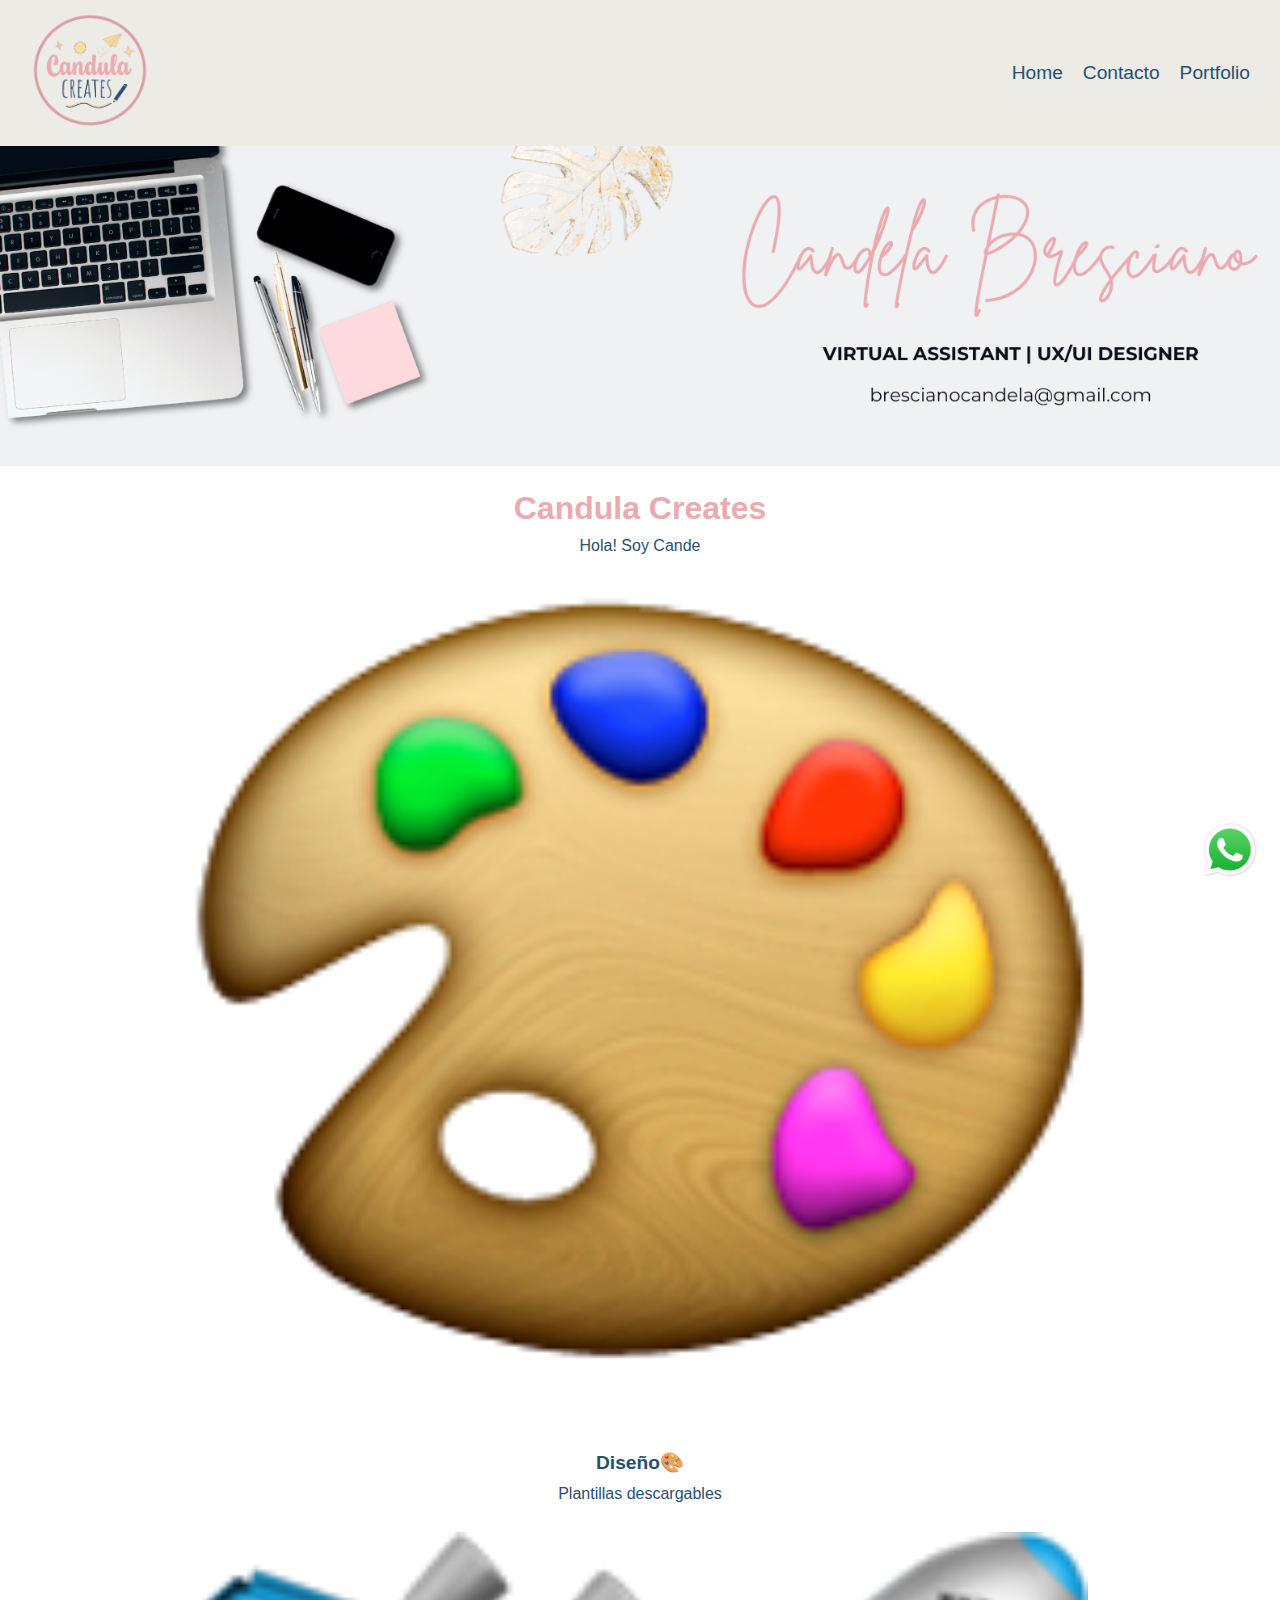
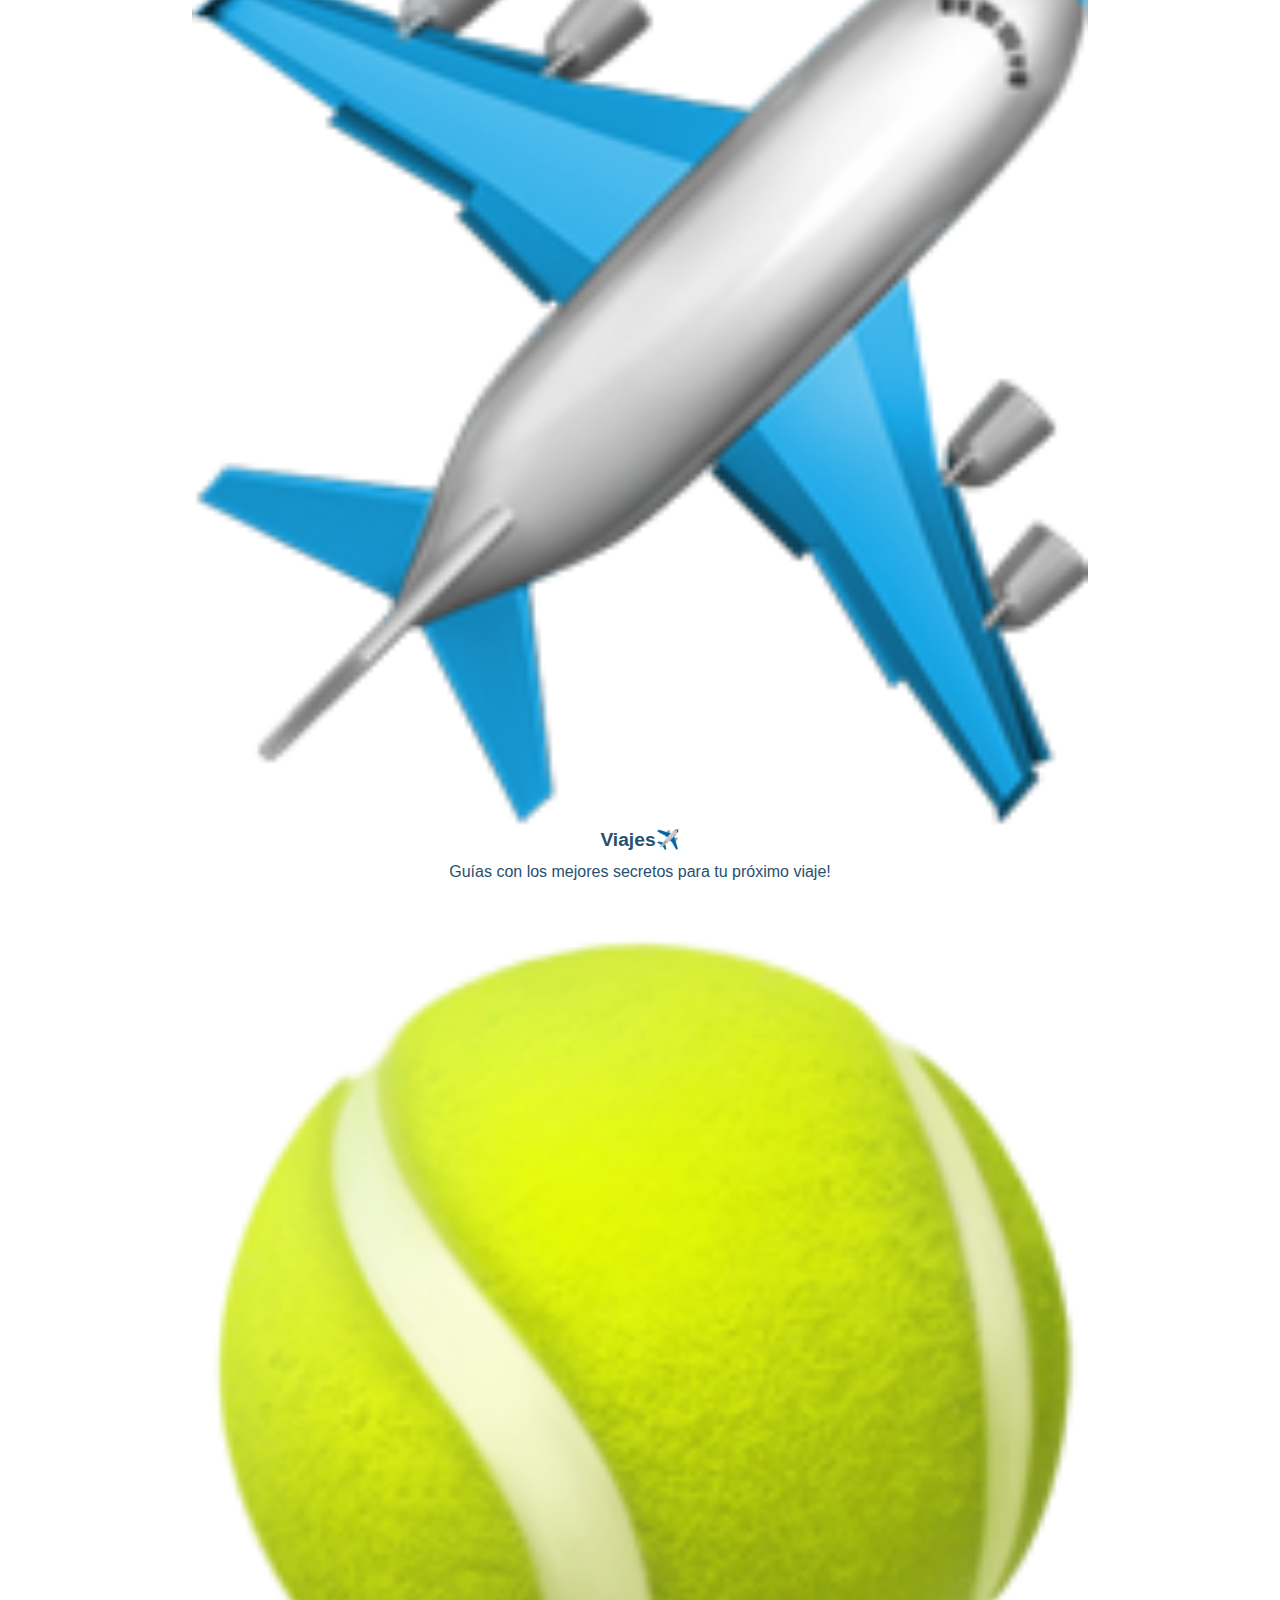
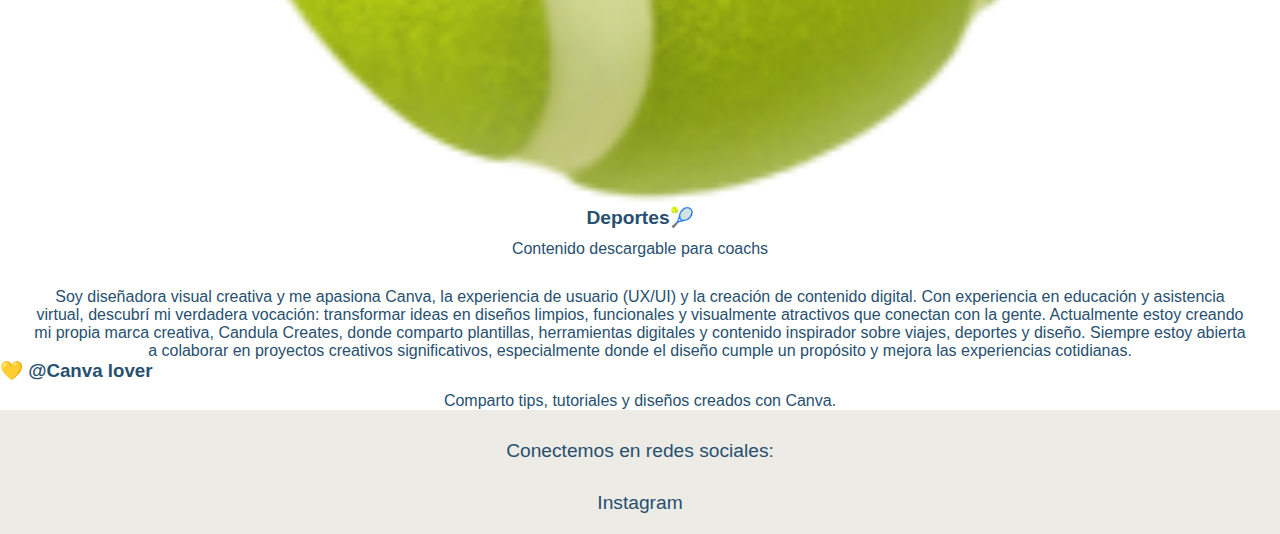
<file: index.html>
<!DOCTYPE html>
<html lang="en">
<head>
    <meta charset="UTF-8">
    <meta name="viewport" content="width=device-width, initial-scale=1.0">
    <title>Candula Creates</title>
    <!-- bs -->
     <link href="https://cdn.jsdelivr.net/npm/bootstrap@5.3.8/dist/css/bootstrap.min.css" rel="stylesheet" integrity="sha384-sRIl4kxILFvY47J16cr9ZwB07vP4J8+LH7qKQnuqkuIAvNWLzeN8tE5YBujZqJLB" crossorigin="anonymous">
    <!-- link css -->
    <link rel="stylesheet" href="./css/main.css">
</head>
<body>
    <!-- Encabezado del sitio -->
    <header>
        <!-- Logo -->
        <a href="#">
            <img class="logo" src="./medios/logocandula.png" alt="Logo Candula Creates">
        </a>

        <!-- Menú de navegación -->
         
        <nav>
            <ul>
                <li><a class="item" href="#">Home</a></li>
                <li><a class="item" href="./page/contacto.html">Contacto</a></li>
                <li><a class="item" href="./page/portfolio.html">Portfolio</a></li>
            </ul>
        </nav>
    </header>

    <!-- Cuerpo principal -->
    <main>
        <!-- Banner de presentación -->
        <section>
            <img class="banner" src="./medios/banner.png" alt="Banner principal">
            <h1 class="titulo">Candula Creates</h1>
            <p>Hola! Soy Cande</p>
        </section>

        <!-- Presentación -->
         <!-- Bs -->
<div class="card-group">
  <div class="card">
    <img src="./medios/diseno.png" class="card-img-top" alt="...">
    <div class="card-body">
      <h2 class="card-title">Diseño🎨</h2>
      <p class="card-text">Plantillas descargables</p>
      <p class="card-text"><small class="text-body-secondary"></small></p>
    </div>
  </div>
  <div class="card">
    <img src="./medios/travel.png" class="card-img-top" alt="...">
    <div class="card-body">
      <h2 class="card-title">Viajes✈️</h2>
      <p>Guías con los mejores secretos para tu próximo viaje!</p>
      <p class="card-text"><small class="text-body-secondary"></small></p>
    </div>
  </div>
  <div class="card">
    <img src="./medios/tennis.png" class="card-img-top" alt="...">
    <div class="card-body">
      <h2 class="card-title">Deportes🎾</h2>
      <p class="card-text">Contenido descargable para coachs</p>
      <p class="card-text"><small class="text-body-secondary"></small></p>
    </div>
  </div>
</div>
         <!-- objetivos -->
<section class="objetivos" >
<p>Soy diseñadora visual creativa y me apasiona Canva, la experiencia de usuario (UX/UI) y la creación de contenido digital. 
Con experiencia en educación y asistencia virtual, descubrí mi verdadera vocación: transformar ideas en diseños limpios, funcionales y visualmente atractivos que conectan con la gente. 
Actualmente estoy creando mi propia marca creativa, Candula Creates, donde comparto plantillas, herramientas digitales y contenido inspirador sobre viajes, deportes y diseño. 
Siempre estoy abierta a colaborar en proyectos creativos significativos, especialmente donde el diseño cumple un propósito y mejora las experiencias cotidianas.</p>

</section>

     <!-- Info sobre Canva -->
        <section>
            <h3>💛 @Canva lover</h3>
            <p>Comparto tips, tutoriales y diseños creados con Canva.</p>
        </section>
    </main>

    <!-- Pie de página -->
    <footer>
        <p>Conectemos en redes sociales:</p>
        <a href="https://wa.me/+543512897486" target="_blank">
            <img class="wsp" src="./medios/WhatsApp.svg.png" alt="WhatsApp">
        </a>
        <a href="https://www.instagram.com/candulacreates" target="_blank" class="btn btn-primary">
        Instagram
        </a>
   
    </footer>
<!-- js bs -->
 <script src="https://cdn.jsdelivr.net/npm/bootstrap@5.3.8/dist/js/bootstrap.bundle.min.js" integrity="sha384-FKyoEForCGlyvwx9Hj09JcYn3nv7wiPVlz7YYwJrWVcXK/BmnVDxM+D2scQbITxI" crossorigin="anonymous"></script>
</body>
</html>
</file>
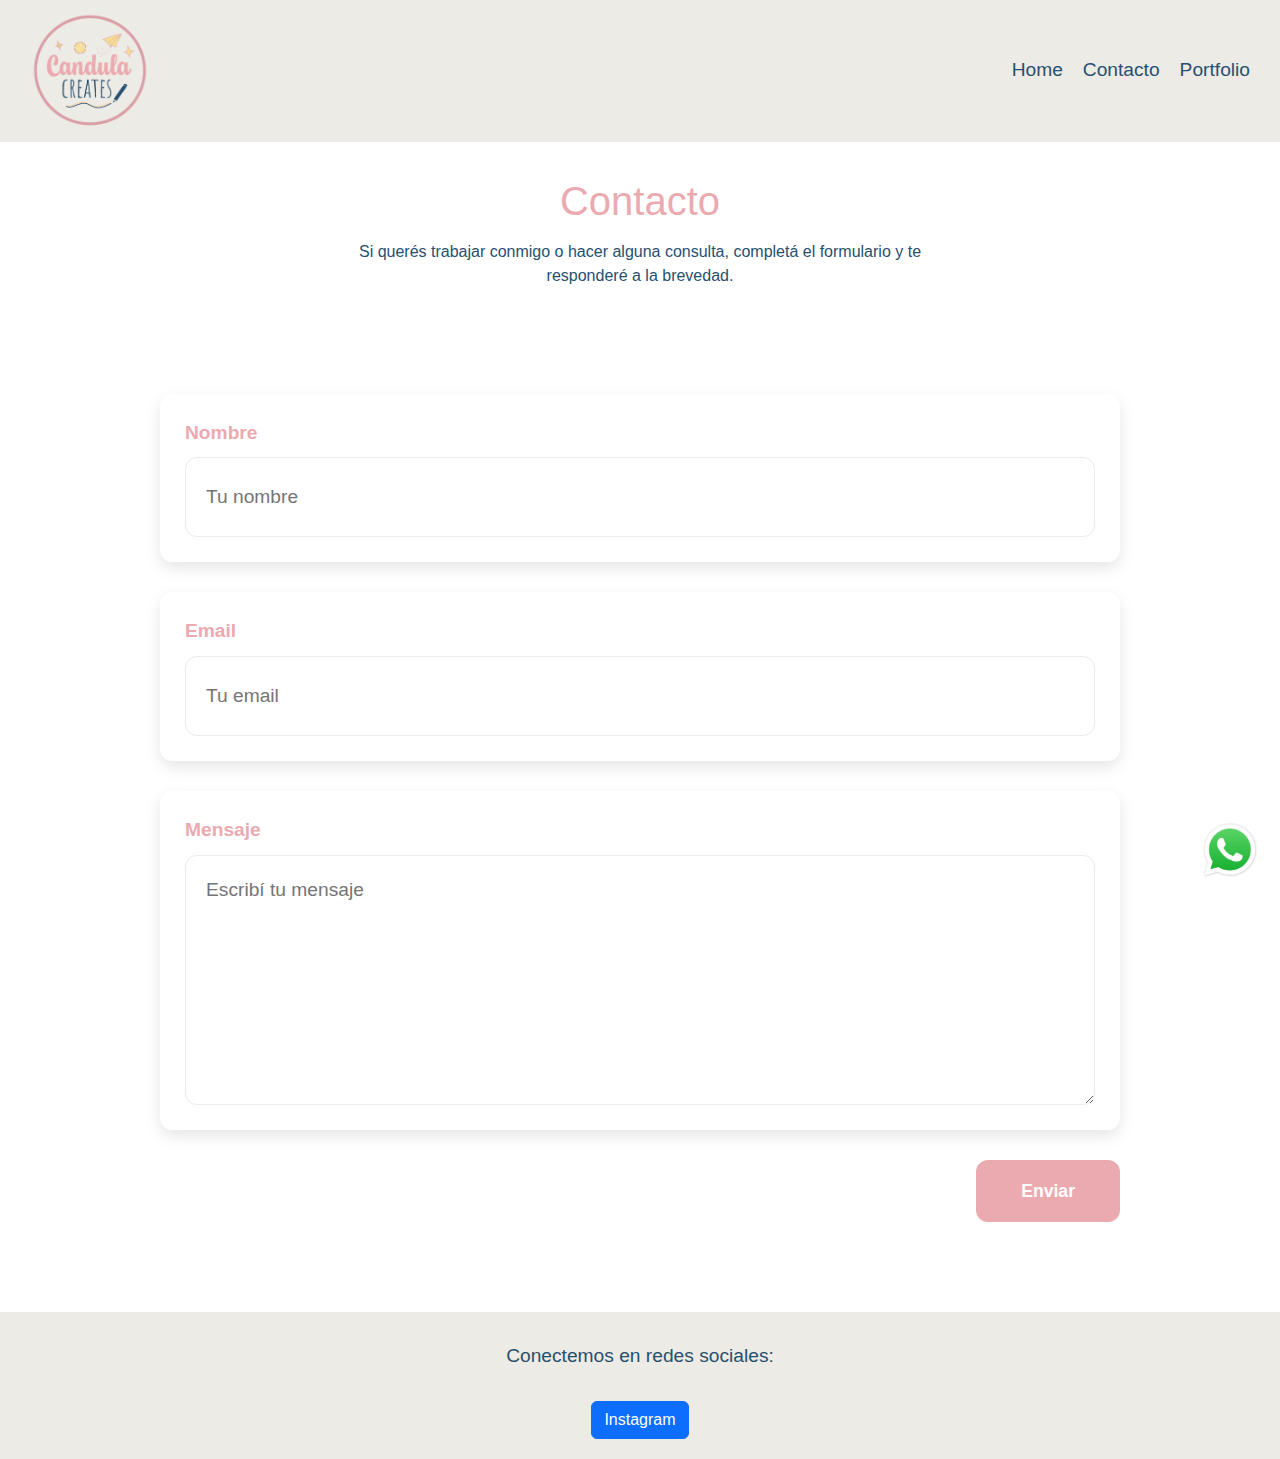
<file: page/contacto.html>
<!DOCTYPE html>
<html lang="en">
<head>
  <meta charset="UTF-8">
  <meta name="viewport" content="width=device-width, initial-scale=1.0">
  <title>Contacto - Candula Creates</title>
  <!-- Bootstrap -->
  <link href="https://cdn.jsdelivr.net/npm/bootstrap@5.3.8/dist/css/bootstrap.min.css" rel="stylesheet">
  <!-- CSS -->
  <link rel="stylesheet" href="../css/main.css">
   <!-- libreria animate-->
    <link rel="stylesheet" href="https://cdnjs.cloudflare.com/ajax/libs/animate.css/4.1.1/animate.min.css"/>

</head>
<body>
  <!-- Header -->
  <header>
    <a href="../index.html">
      <img class="logo" src="../medios/logocandula.png" alt="Logo Candula Creates">
    </a>

    <nav>
      <ul>
        <li><a class="item" href="../index.html">Home</a></li>
        <li><a class="item" href="contacto.html">Contacto</a></li>
        <li><a class="item" href="portfolio.html">Portfolio</a></li>
      </ul>
    </nav>
  </header>

  <!-- Main -->
  <main class="contacto-main">
    <section class="contacto-intro">
      <h1 class="animate__animated animate__pulse">Contacto</h1>
      <p>Si querés trabajar conmigo o hacer alguna consulta, completá el formulario y te responderé a la brevedad.</p>
    </section>

    <section class="contacto-form">
      <form action="#" method="post">
        <div class="form-group">
          <label for="nombre">Nombre</label>
          <input type="text" id="nombre" name="nombre" placeholder="Tu nombre" required>
        </div>

        <div class="form-group">
          <label for="email">Email</label>
          <input type="email" id="email" name="email" placeholder="Tu email" required>
        </div>

        <div class="form-group">
          <label for="mensaje">Mensaje</label>
          <textarea id="mensaje" name="mensaje" rows="5" placeholder="Escribí tu mensaje" required></textarea>
        </div>

        <button type="submit" class="btn btn-primary">Enviar</button>
      </form>
    </section>
  </main>

  <!-- Footer -->
  <footer>
    <p>Conectemos en redes sociales:</p>
    <a href="https://wa.me/+543512897486" target="_blank">
      <img class="wsp" src="../medios/WhatsApp.svg.png" alt="WhatsApp">
    </a>
    <a href="https://www.instagram.com/candulacreates" target="_blank" class="btn btn-primary">
      Instagram
    </a>
  </footer>

  <script src="https://cdn.jsdelivr.net/npm/bootstrap@5.3.8/dist/js/bootstrap.bundle.min.js"></script>
</body>
</html>
</file>
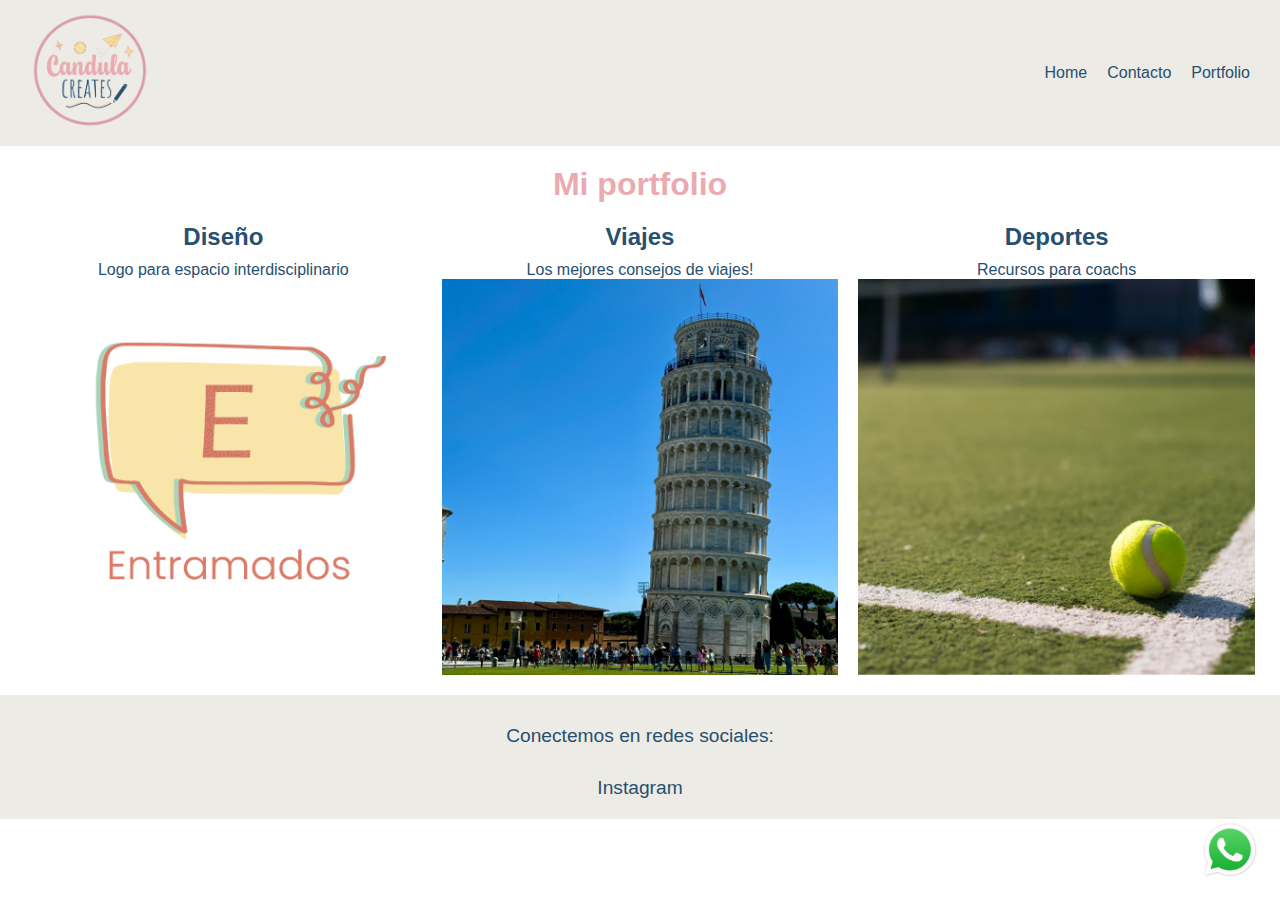
<file: page/portfolio.html>
<!DOCTYPE html>
<html lang="en">
<head>
    <meta charset="UTF-8">
    <meta name="viewport" content="width=device-width, initial-scale=1.0">
    <title>Portfolio - Candula Creates</title>
    <!-- Bootstrap CSS -->
    <link href="https://cdn.jsdelivr.net/npm/bootstrap@5.3.8/dist/css/bootstrap.min.css" rel="stylesheet" integrity="sha384-sRIl4kxILFvY47J16cr9ZwB07vP4J8+LH7qKQnuqkuIAvNWLzeN8tE5YBujZqJLB" crossorigin="anonymous">

    <!-- CSS propio -->
    <link rel="stylesheet" href="../css/main.css">
</head>
<body>
    <!-- Encabezado -->
    <header>
    <!-- Logo -->
        <a href="../index.html">
            <img class="logo" src="../medios/logocandula.png" alt="Logo Candula Creates">
        </a>

    <!-- Menú de navegación -->
        <nav>
            <ul>
                <li><a href="../index.html">Home</a></li>
                <li><a href="../page/contacto.html">Contacto</a></li>
                <li><a href="#">Portfolio</a></li>
            </ul>
        </nav>
    </header>

    <!-- Contenido principal -->
    <main>
        <h1 class="titulo">Mi portfolio</h1>
        <!-- Sección Portfolio -->
        <section class="contenedor-grid">
            

            <!-- Proyecto 1 -->
            <article>
                <h2>Diseño</h2>
                <p>Logo para espacio interdisciplinario</p>
                <img src="../medios/diseno1.png" alt="Proyecto 1">
            </article>

            <!-- Proyecto 2 -->
            <article>
                <h2>Viajes</h2>
                <p>Los mejores consejos de viajes!</p>
                <img src="../medios/viajes1.png" alt="Proyecto 2">
            </article>

            <!-- Proyecto 3 -->
            <article>
                <h2>Deportes</h2>
                <p>Recursos para coachs</p>
                <img src="../medios/deportes1.png" alt="Proyecto 3">
            </article>
        </section>
    </main>

    <!-- Pie de página -->
    <footer>
        <p>Conectemos en redes sociales:</p>
        <a href="https://wa.me/+543512897486" target="_blank">
            <img class="wsp" src="../medios/WhatsApp.svg.png" alt="WhatsApp">
        </a>
        <a href="https://www.instagram.com/candulacreates" target="_blank" class="btn btn-primary">
        Instagram
    </footer>

    <!-- Bootstrap JS -->
    <script src="https://cdn.jsdelivr.net/npm/bootstrap@5.3.8/dist/js/bootstrap.bundle.min.js" integrity="sha384-FKyoEForCGlyvwx9Hj09JcYn3nv7wiPVlz7YYwJrWVcXK/BmnVDxM+D2scQbITxI" crossorigin="anonymous"></script>
</body>
</html>
</file>
<file: css/main.css>
@charset "UTF-8";
/* ---------------- Paleta de colores ---------------- */
/* ---------------- Tipografia ---------------- */
/* ---------------- General ---------------- */
* {
  margin: 0;
  padding: 0;
  box-sizing: border-box;
}

/* ---------------- Estilos ---------------- */
body {
  font-family: Arial, Helvetica, sans-serif;
  color: #275070;
  background-color: #ffffff;
}

/* ---------------- Titulos y parrafos ---------------- */
h1, h5, p {
  text-align: center;
  margin-top: 10px;
}

h1 {
  color: #ebaab0;
  margin-top: 20px;
}

h5 {
  color: #275070;
}

p {
  color: #275070;
  margin-left: 2rem;
  margin-right: 2rem;
}

/* ---------------- Mixins ---------------- */
/* Mixin sin parámetros:*/
/* Mixin con parámetros:*/
/* Mixin con parámetros opcionales */
/* ---------------- Header ---------------- */
header {
  background-color: #edebe5;
  display: flex;
  justify-content: space-between;
  align-items: center;
  position: sticky;
  top: 0;
  padding: 10px 20px;
  z-index: 100;
}
header .logo {
  width: 80px;
}
header nav ul {
  list-style: none;
  display: flex;
  gap: 20px;
  margin: 0;
  padding: 0;
}
header nav ul li a.item {
  text-decoration: none;
  font-family: Arial, Helvetica, sans-serif;
  font-size: 1.2rem;
  color: #275070;
  position: relative;
  transition: color 0.3s ease;
}
header nav ul li a.item::after {
  content: "";
  position: absolute;
  left: 0;
  bottom: -3px;
  width: 0;
  height: 2px;
  background-color: #275070;
  transition: width 0.3s ease;
}
header nav ul li a.item:hover {
  color: darken #275070, 10;
}
header nav ul li a.item:hover::after {
  width: 100%;
}

/* ---------------- Footer ---------------- */
footer {
  background-color: #edebe5;
  text-align: center;
  padding: 20px 0;
  font-family: Arial, Helvetica, sans-serif;
  color: #275070;
  font-size: 1.2rem;
  border-top: 1px solid lighten #275070, 40;
}

/* ---------------- WhatsApp flotante ---------------- */
.wsp {
  width: 60px;
  height: auto;
  position: fixed;
  right: 20px;
  bottom: 20px;
}

/* Main Index*/
.banner {
  background-image: url("../medios/banner.png");
  background-size: cover;
  background-position: center;
  width: 100%;
}
.banner .titulobanner {
  text-align: center;
  text-decoration: underline;
  font-size: 20px;
  padding: 20px 20px 50px 20px;
}
.banner .textobanner {
  color: #275070;
  font-size: 1.8rem;
  font-weight: bold;
  text-shadow: 0px 0px 41px #ffffff;
}

/* Presentacion */
.iconos {
  display: flex;
  flex-direction: row;
  justify-content: center;
  gap: 70px;
  padding: 10px 0px;
  text-align: center;
}
.iconos div p {
  color: #275070;
}
.iconos div img {
  width: 100px;
}

/* Header */
header {
  display: flex;
  justify-content: space-between;
  align-items: center;
  padding: 10px 30px;
  background-color: #edebe5;
}
header .logo {
  width: 120px;
  height: auto;
}
header nav ul {
  display: flex;
  list-style: none;
  gap: 20px;
  margin: 0;
  padding: 0;
}
header nav ul a {
  text-decoration: none;
  color: #275070;
  font-weight: 500;
}
header nav ul a:hover {
  text-decoration: underline;
}

/* Footer*/
footer {
  display: flex;
  flex-direction: column;
  align-items: center;
  padding: 20px;
  gap: 10px;
  background-color: #edebe5;
  text-align: center;
}
footer p {
  color: #275070;
  margin-bottom: 10px;
}
footer a {
  color: #275070;
  text-decoration: none;
}

/* Wsp flotante */
.wsp {
  position: fixed;
  bottom: 20px;
  right: 20px;
  width: 60px;
  height: auto;
  z-index: 100;
  cursor: pointer;
  transition: transform 0.3s ease;
}
.wsp:hover {
  transform: scale(1.1);
}

section.dibujando {
  width: 100vw;
  margin: 0;
  padding: 0;
  overflow: hidden;
}

/* foto dibujadno */
section.dibujando > img {
  width: 100%;
  height: 70vh;
  object-fit: cover;
  display: block;
}

/*servicios*/
.servicios {
  display: flex;
  align-items: center;
  justify-content: space-between;
  gap: 2rem;
  padding: 1.5rem 8%;
  margin-top: 0;
  margin-bottom: 0;
}

.servicios__img img {
  width: 100%;
  max-width: 600px;
  height: auto;
  border-radius: 8px;
  object-fit: cover;
}

.servicios__texto {
  flex: 1;
  font-family: "Playfair Display", serif;
  font-size: 1.5rem;
  line-height: 1.8;
  color: #275070;
}

.servicios__texto p {
  margin: 0.5rem 0;
}

/* ---------------- Contacto ---------------- */
.contacto-main {
  display: flex;
  flex-direction: column;
  align-items: center;
  gap: 50px;
  padding: 20px 20px 50px 20px;
  /* ----- Texto intro ----- */
}
.contacto-main .contacto-intro {
  text-align: center;
}
.contacto-main .contacto-intro h1 {
  color: #ebaab0;
  margin-bottom: 15px;
  margin-top: 15px;
}
.contacto-main .contacto-intro p {
  color: #275070;
  font-size: 1rem;
  max-width: 600px;
}
.contacto-main .contacto-intro {
  /* Párrafo que sigue a un h1 */
}
.contacto-main .contacto-intro h + p {
  color: #ebaab0;
}
.contacto-main {
  /* ----- Contenedor del formulario ----- */
}
.contacto-main .contacto-form {
  width: 100%;
  max-width: 1000px;
  padding: 40px 20px;
  display: flex;
  flex-direction: column;
  gap: 30px;
  /* ----- Estructura interna del formulario ----- */
}
.contacto-main .contacto-form form {
  display: flex;
  flex-direction: column;
  gap: 30px;
  /* ----- Grupo de campos ----- */
}
.contacto-main .contacto-form form .form-group {
  display: flex;
  flex-direction: column;
  gap: 10px;
  background-color: #ffffff;
  border-radius: 12px;
  padding: 25px;
  box-shadow: 0px 6px 15px rgba(0, 0, 0, 0.1);
  width: 100%;
  /* Etiquetas de los campos */
}
.contacto-main .contacto-form form .form-group label {
  font-weight: bold;
  color: #ebaab0;
  font-size: 1.2rem;
}
.contacto-main .contacto-form form .form-group {
  /* Campos de texto y área de mensaje */
}
.contacto-main .contacto-form form .form-group input,
.contacto-main .contacto-form form .form-group textarea {
  width: 100%;
  border: 1px solid #edebe5;
  border-radius: 12px;
  font-size: 1.2rem;
  font-family: Arial, Helvetica, sans-serif;
  padding: 20px;
  transition: border-color 0.3s;
  /* Efecto al enfocar el campo */
}
.contacto-main .contacto-form form .form-group input:focus,
.contacto-main .contacto-form form .form-group textarea:focus {
  border-color: #ebaab0;
  outline: none;
}
.contacto-main .contacto-form form .form-group {
  /* Campo input */
}
.contacto-main .contacto-form form .form-group input {
  height: 80px;
}
.contacto-main .contacto-form form .form-group {
  /* Campo textarea */
}
.contacto-main .contacto-form form .form-group textarea {
  height: 250px;
  resize: vertical;
}
.contacto-main .contacto-form form {
  /* ----- Botón enviar ----- */
}
.contacto-main .contacto-form form button {
  align-self: flex-end;
  padding: 18px 45px;
  background-color: #ebaab0;
  color: #ffffff;
  border: none;
  border-radius: 12px;
  font-weight: bold;
  font-size: 1.1rem;
  cursor: pointer;
  transition: background-color 0.3s;
  /* Efecto hover */
}
.contacto-main .contacto-form form button:hover {
  filter: brightness(1.2);
}

/* ---------------- Portfolio ---------------- */
.contenedor-grid {
  display: grid;
  grid-template-columns: repeat(auto-fit, minmax(320px, 1fr));
  gap: 20px;
  padding: 20px;
  text-align: center;
  align-items: start;
  margin: 0 5px;
}

/* Grid areas */
.titulo {
  grid-area: titulo;
}

.texto1 {
  grid-area: texto1;
}

.texto2 {
  grid-area: texto2;
}

.texto3 {
  grid-area: texto3;
}

.imagen1 {
  grid-area: foto1;
}

.imagen2 {
  grid-area: foto2;
}

.imagen3 {
  grid-area: foto3;
}

/* Título */
.titulo-portfolio {
  color: #ebaab0;
  margin-top: 40px;
}

/* ---------------- Cards ---------------- */
.card {
  margin-bottom: 20px;
  height: 100%;
  display: flex;
  flex-direction: column;
}

.card-img-top {
  width: 70%;
  margin: 0 auto;
  display: block;
}

.card-body {
  flex-grow: 1;
  display: flex;
  flex-direction: column;
  justify-content: center;
  text-align: center;
}

.card-body p,
.card-body h5 {
  margin: 0.2rem 0;
}

.card-title {
  font-size: 1.2rem;
  margin-bottom: 0.5rem;
}

/* ---------------- Imagenes ---------------- */
.contenedor-grid img {
  width: 100%;
  height: auto;
  object-fit: cover;
  display: block;
}

/* imagen estudio */
section.estudio {
  width: 100vw;
  margin: 0;
  padding: 0;
  overflow: hidden;
}

section.estudio > img {
  width: 100%;
  height: auto;
  object-fit: cover;
  display: block;
}

/*quote*/
.quote {
  text-align: center;
  margin: 40px auto;
  max-width: 1200px;
}

.quote p {
  font-size: 1.8rem;
  font-style: italic;
  color: #000000;
  margin: 0;
  padding: 20px 0;
}

/*testimonios*/
.testimonios {
  background-color: #ffffff;
  text-align: center;
  padding: 40px 40px;
  margin-top: 0px;
  margin-bottom: 0px;
}
.testimonios h2 {
  font-size: 1.5rem;
  color: #275070;
  margin-bottom: 40px;
  font-weight: 600;
}
.testimonios .contenedor-testimonios {
  display: flex;
  justify-content: center;
  gap: 40px;
  flex-wrap: wrap;
  max-width: 1000px;
  margin: 0 auto;
}
.testimonios .tarjeta-testimonio {
  background: #ffffff;
  border: 2px solid #ebaab0;
  border-radius: 12px;
  padding: 30px;
  width: 45%;
  box-shadow: 0 2px 10px rgba(0, 0, 0, 0.05);
  transition: transform 0.3s ease, box-shadow 0.3s ease;
}
.testimonios .tarjeta-testimonio:hover {
  transform: translateY(-5px);
  box-shadow: 0 5px 15px rgba(0, 0, 0, 0.1);
}
.testimonios .tarjeta-testimonio .estrellas {
  color: #f4df92;
  font-size: 1.8rem;
  margin-bottom: 15px;
  letter-spacing: 3px;
}
.testimonios .tarjeta-testimonio .texto {
  font-style: italic;
  color: #275070;
  margin-bottom: 20px;
  line-height: 1.6;
}
.testimonios .tarjeta-testimonio .nombre {
  font-weight: 600;
  color: #000000;
}
.testimonios .tarjeta-testimonio .cargo {
  font-size: 0.9rem;
  color: #275070;
}

/* ---------------- Media Queries ---------------- */
/* Mobile: hasta 480px */
@media (max-width: 480px) {
  /* Header */
  header {
    flex-direction: column;
    align-items: center;
    text-align: center;
    padding: 10px;
  }
  .headerlogo img {
    width: 40px;
    height: auto;
    object-fit: contain;
  }
  /* iconos */
  .icono,
  .icono-avion,
  .headerlogo img {
    width: 35px !important;
    height: auto;
  }
  .headernav ul {
    flex-direction: column;
    margin: 10px 0 0 0;
    padding: 0;
    text-align: center;
  }
  .headernav ul li {
    margin: 5px 0;
  }
  /* Banner */
  .banner .textobanner {
    font-size: 1.2rem;
    text-align: center;
    padding: 0 10px;
  }
  /* Formulario de contacto */
  .contacto-form {
    padding: 20px;
    gap: 25px;
  }
  .contacto-form form {
    gap: 25px;
  }
  .contacto-form form .form-group {
    padding: 20px;
  }
  .contacto-form form button {
    width: 100%;
    align-self: stretch;
  }
  /* ---------------- Servicios ---------------- */
  .servicios {
    flex-direction: column;
    text-align: center;
    padding: 2rem 5%;
  }
  .servicios__texto {
    font-size: 1.6rem;
    margin-top: 1.5rem;
  }
  .servicios__img img {
    max-width: 100%;
  }
  /* ---------------- Portfolio ---------------- */
  .contenedor-grid {
    gap: 20px;
    padding: 20px;
  }
  /* ---------------- Testimonios ---------------- */
  .testimonios {
    padding: 30px 20px;
  }
  .testimonios h2 {
    font-size: 1.4rem;
    margin-bottom: 25px;
  }
  .testimonios .contenedor-testimonios {
    flex-direction: column;
    gap: 25px;
  }
  .testimonios .tarjeta-testimonio {
    width: 100%;
    padding: 20px;
  }
  .testimonios .tarjeta-testimonio .texto {
    font-size: 0.95rem;
  }
  .testimonios .tarjeta-testimonio .nombre {
    font-size: 1rem;
  }
  .testimonios .tarjeta-testimonio .cargo {
    font-size: 0.85rem;
  }
}
/* Tablet: entre 481px y 900px */
@media (min-width: 481px) and (max-width: 900px) {
  /* Header */
  header {
    flex-direction: row;
    justify-content: space-between;
    align-items: center;
    padding: 15px 40px;
  }
  .headerlogo img {
    width: 60px;
    height: auto;
    object-fit: contain;
  }
  /* iconos */
  .icono,
  .icono-avion,
  .headerlogo img {
    width: 50px !important;
    height: auto;
  }
  .headernav ul {
    flex-direction: row;
    justify-content: center;
    gap: 25px;
    margin: 0;
    padding: 0;
  }
  .headernav ul li {
    margin: 0;
  }
  /* Banner */
  .banner .textobanner {
    font-size: 1.6rem;
    text-align: center;
    padding: 0 30px;
  }
  /* Formulario de contacto */
  .contacto-form {
    padding: 40px;
    gap: 30px;
  }
  .contacto-form form {
    display: grid;
    grid-template-columns: 1fr 1fr;
    gap: 30px;
  }
  .contacto-form form .form-group {
    padding: 15px;
  }
  .contacto-form form button {
    grid-column: span 2;
    width: 60%;
    justify-self: center;
  }
  /* ---------------- Servicios ---------------- */
  .servicios {
    flex-direction: column;
    align-items: center;
    text-align: center;
    padding: 2rem 8%;
  }
  .servicios__texto {
    font-size: 1.7rem;
    margin-top: 2rem;
  }
  .servicios__img img {
    max-width: 90%;
  }
  /* ---------------- Testimonios ---------------- */
  .testimonios {
    padding: 40px 30px;
  }
  .testimonios h2 {
    font-size: 1.6rem;
  }
  .testimonios .contenedor-testimonios {
    gap: 30px;
  }
  .testimonios .tarjeta-testimonio {
    width: 48%;
    padding: 25px;
  }
  .testimonios .tarjeta-testimonio .texto {
    font-size: 1rem;
  }
  .testimonios .tarjeta-testimonio .nombre {
    font-size: 1.05rem;
  }
  .testimonios .tarjeta-testimonio .cargo {
    font-size: 0.9rem;
  }
}

/*# sourceMappingURL=main.css.map */
</file>
